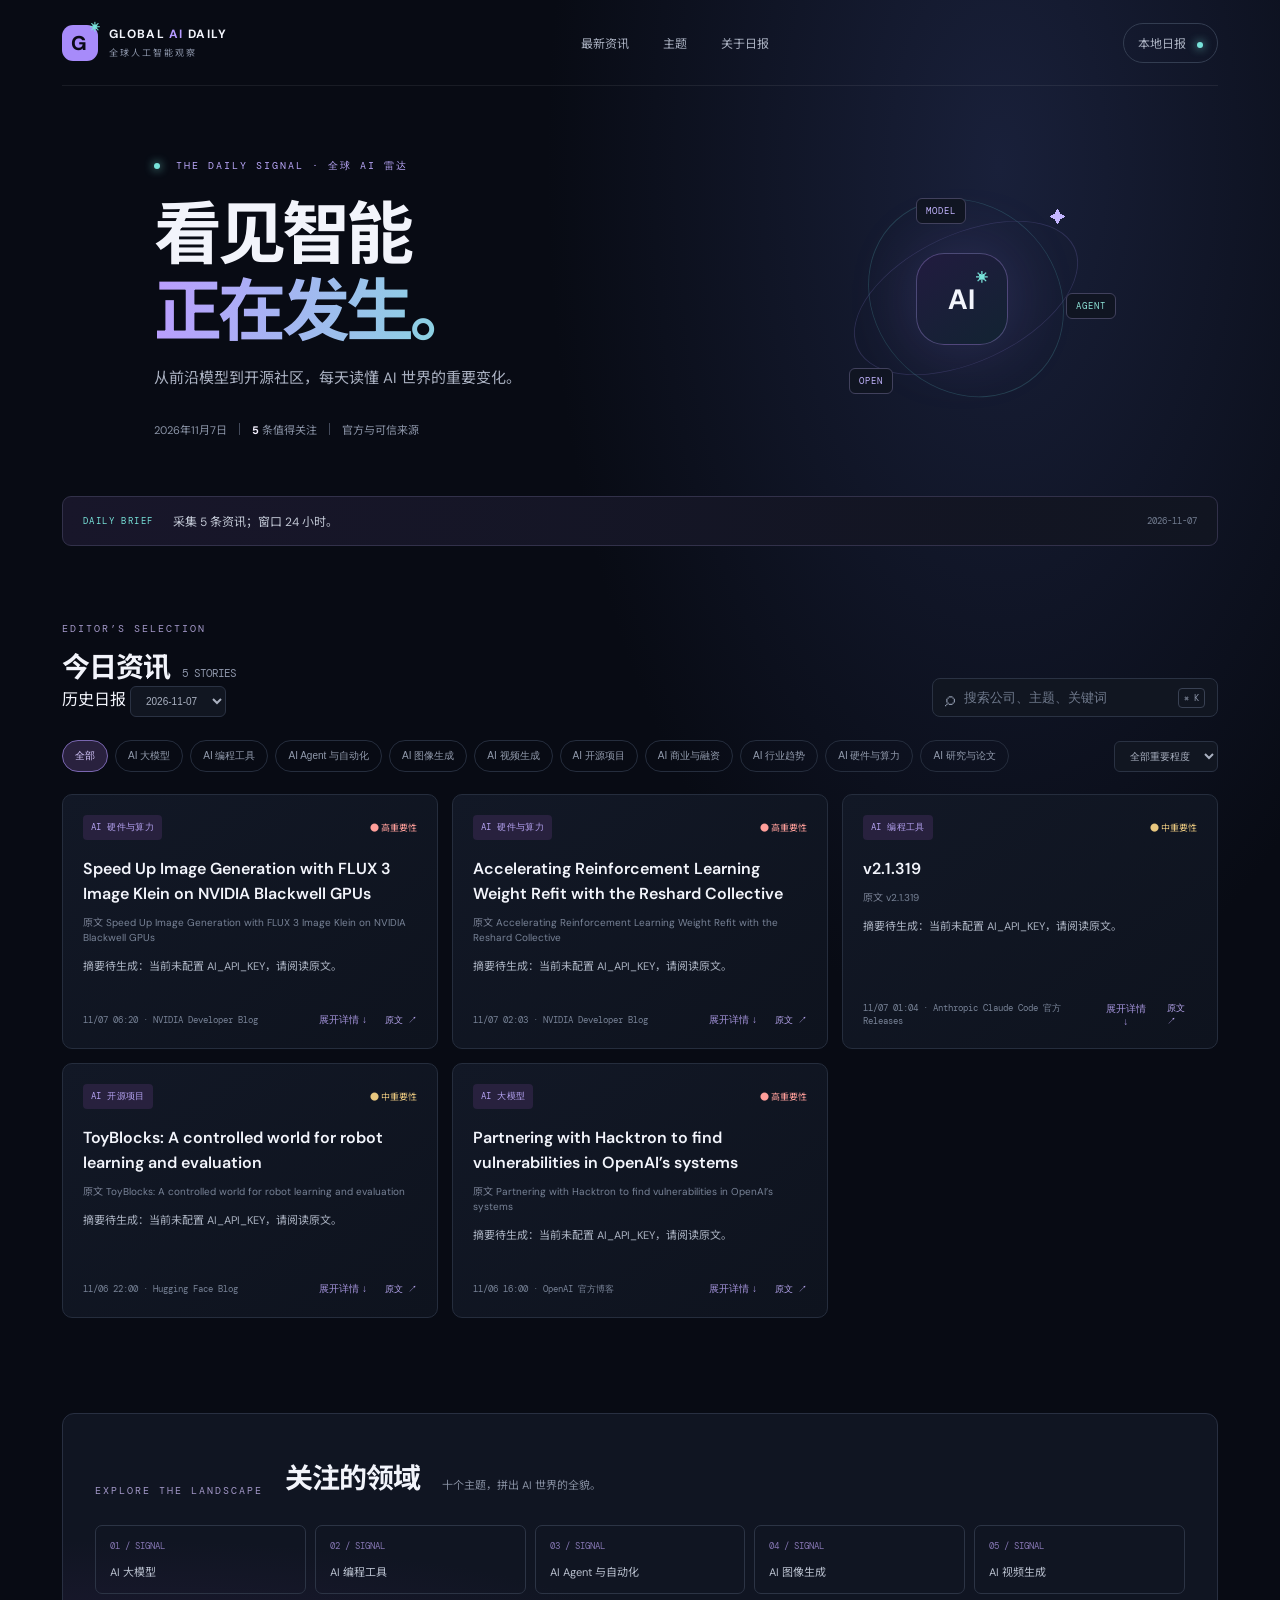
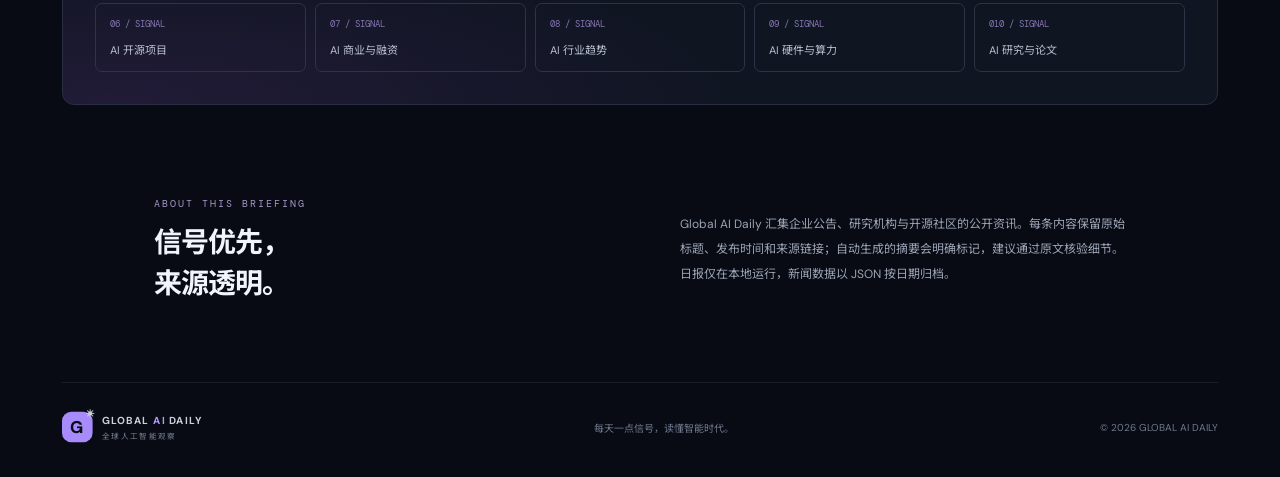
<file: index.html>
<!doctype html>
<html lang="zh-CN">
<head>
  <meta charset="utf-8"><meta name="viewport" content="width=device-width,initial-scale=1">
  <meta name="theme-color" content="#080b14"><meta name="description" content="Global AI Daily 全球 AI 资讯日报：来自官方与可信来源的 AI 新闻、研究和趋势。">
  <title>Global AI Daily — 全球 AI 资讯日报</title><link rel="icon" href="favicon.svg" type="image/svg+xml"><link rel="stylesheet" href="assets/css/style.css">
</head>
<body><div class="shell">
  <header class="topbar"><a class="brand" href="#top" aria-label="Global AI Daily 首页"><span class="brand-mark">G<span>✳</span></span><span>GLOBAL <b>AI</b> DAILY<small>全球人工智能观察</small></span></a><nav><a href="#latest">最新资讯</a><a href="#topics">主题</a><a href="#about">关于日报</a></nav><a class="update-pill" href="README.md">本地日报 <i></i></a></header>
  <main id="top"><section class="intro"><div><div class="eyebrow"><span class="live-dot"></span> THE DAILY SIGNAL · 全球 AI 雷达</div><h1>看见智能<br><em>正在发生。</em></h1><p class="lede">从前沿模型到开源社区，每天读懂 AI 世界的重要变化。</p><div class="intro-meta"><span id="today-date">每日精选</span><span class="meta-divider"></span><span><b id="story-count">—</b> 条值得关注</span><span class="meta-divider"></span><span>官方与可信来源</span></div></div><div class="orbit" aria-hidden="true"><div class="orbit-ring ring-a"></div><div class="orbit-ring ring-b"></div><div class="orbit-core">AI<span>✳</span></div><span class="orbit-tag tag-a">MODEL</span><span class="orbit-tag tag-b">AGENT</span><span class="orbit-tag tag-c">OPEN</span><span class="orbit-star">✦</span></div></section>
    <section class="ticker"><span class="ticker-label">DAILY BRIEF</span><div id="brief">今天的 AI 信号正在汇总…</div><span class="ticker-date" id="brief-date"></span></section>
    <section class="section-head" id="latest"><div><div class="eyebrow">EDITOR’S SELECTION</div><h2>今日资讯<span class="count" id="visible-count"></span></h2><label class="history">历史日报 <select id="edition-date" aria-label="选择历史日报日期"></select></label></div><label class="search"><span>⌕</span><input id="search" type="search" placeholder="搜索公司、主题、关键词" aria-label="搜索新闻"><kbd>⌘ K</kbd></label></section>
    <section class="filters-wrap"><div id="categories" class="filters" aria-label="按分类筛选"></div><select id="importance" aria-label="按重要程度筛选"><option value="all">全部重要程度</option><option value="high">高重要性</option><option value="medium">中重要性</option><option value="normal">普通</option></select></section>
    <section id="news-list" class="news-grid" aria-live="polite"></section><div id="empty" class="empty" hidden>没有找到匹配的资讯，试试其他关键词或分类。</div>
    <section class="topics" id="topics"><div class="topic-title"><div class="eyebrow">EXPLORE THE LANDSCAPE</div><h2>关注的领域</h2><p>十个主题，拼出 AI 世界的全貌。</p></div><div class="topic-grid" id="topic-grid"></div></section>
    <section class="about" id="about"><div><div class="eyebrow">ABOUT THIS BRIEFING</div><h2>信号优先，<br>来源透明。</h2></div><p>Global AI Daily 汇集企业公告、研究机构与开源社区的公开资讯。每条内容保留原始标题、发布时间和来源链接；自动生成的摘要会明确标记，建议通过原文核验细节。日报仅在本地运行，新闻数据以 JSON 按日期归档。</p></section>
  </main><footer><a class="brand footer-brand" href="#top"><span class="brand-mark">G<span>✳</span></span><span>GLOBAL <b>AI</b> DAILY<small>全球人工智能观察</small></span></a><span>每天一点信号，读懂智能时代。</span><span>© <span id="year"></span> GLOBAL AI DAILY</span></footer>
  </div><script src="assets/js/app.js"></script>
</body></html>
</file>
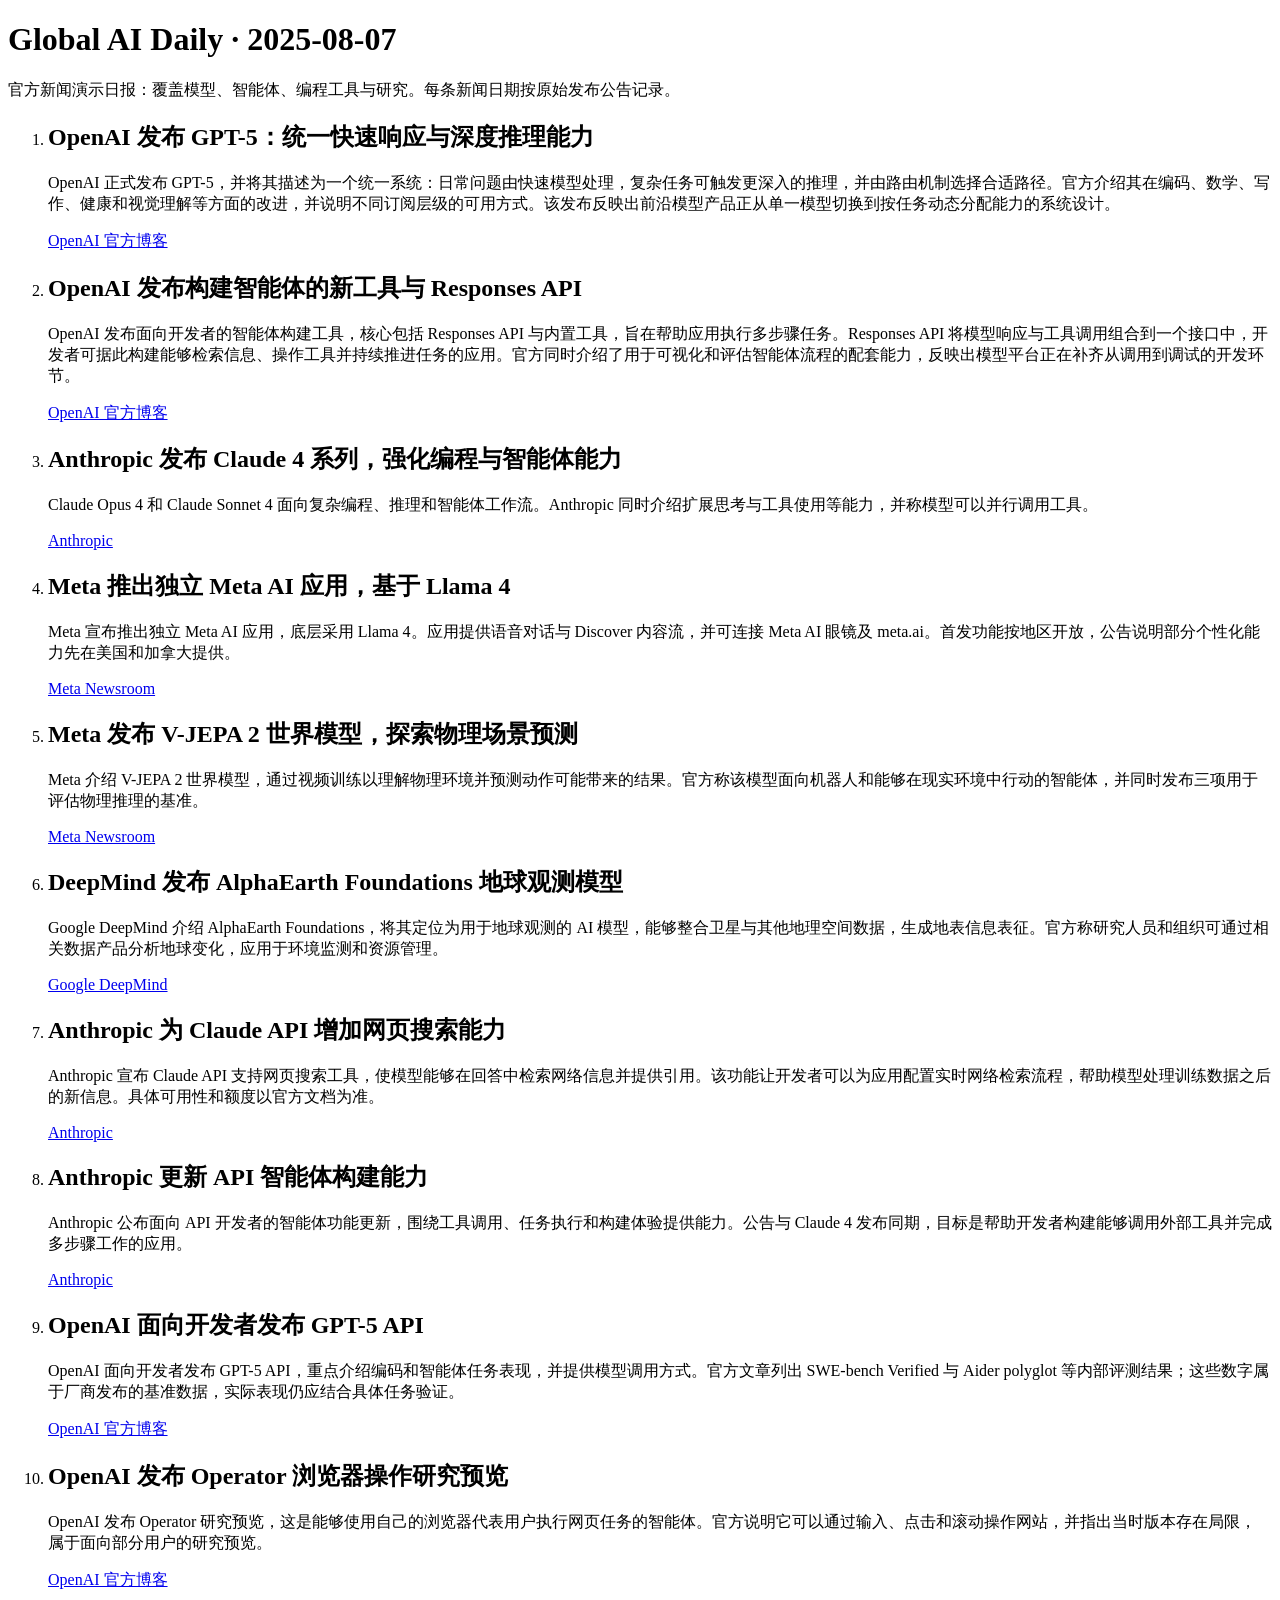
<file: data/archive/2025-08-07.html>
<!doctype html><meta charset="utf-8"><title>Global AI Daily 2025-08-07</title><h1>Global AI Daily · 2025-08-07</h1><p>官方新闻演示日报：覆盖模型、智能体、编程工具与研究。每条新闻日期按原始发布公告记录。</p><ol><li><h2>OpenAI 发布 GPT-5：统一快速响应与深度推理能力</h2><p>OpenAI 正式发布 GPT-5，并将其描述为一个统一系统：日常问题由快速模型处理，复杂任务可触发更深入的推理，并由路由机制选择合适路径。官方介绍其在编码、数学、写作、健康和视觉理解等方面的改进，并说明不同订阅层级的可用方式。该发布反映出前沿模型产品正从单一模型切换到按任务动态分配能力的系统设计。</p><a href="https://openai.com/index/introducing-gpt-5/">OpenAI 官方博客</a></li><li><h2>OpenAI 发布构建智能体的新工具与 Responses API</h2><p>OpenAI 发布面向开发者的智能体构建工具，核心包括 Responses API 与内置工具，旨在帮助应用执行多步骤任务。Responses API 将模型响应与工具调用组合到一个接口中，开发者可据此构建能够检索信息、操作工具并持续推进任务的应用。官方同时介绍了用于可视化和评估智能体流程的配套能力，反映出模型平台正在补齐从调用到调试的开发环节。</p><a href="https://openai.com/index/new-tools-for-building-agents/">OpenAI 官方博客</a></li><li><h2>Anthropic 发布 Claude 4 系列，强化编程与智能体能力</h2><p>Claude Opus 4 和 Claude Sonnet 4 面向复杂编程、推理和智能体工作流。Anthropic 同时介绍扩展思考与工具使用等能力，并称模型可以并行调用工具。</p><a href="https://www.anthropic.com/news/claude-4">Anthropic</a></li><li><h2>Meta 推出独立 Meta AI 应用，基于 Llama 4</h2><p>Meta 宣布推出独立 Meta AI 应用，底层采用 Llama 4。应用提供语音对话与 Discover 内容流，并可连接 Meta AI 眼镜及 meta.ai。首发功能按地区开放，公告说明部分个性化能力先在美国和加拿大提供。</p><a href="https://about.fb.com/news/2025/04/introducing-meta-ai-app-new-way-access-ai-assistant/">Meta Newsroom</a></li><li><h2>Meta 发布 V-JEPA 2 世界模型，探索物理场景预测</h2><p>Meta 介绍 V-JEPA 2 世界模型，通过视频训练以理解物理环境并预测动作可能带来的结果。官方称该模型面向机器人和能够在现实环境中行动的智能体，并同时发布三项用于评估物理推理的基准。</p><a href="https://about.fb.com/news/2025/06/our-new-model-helps-ai-think-before-it-acts/">Meta Newsroom</a></li><li><h2>DeepMind 发布 AlphaEarth Foundations 地球观测模型</h2><p>Google DeepMind 介绍 AlphaEarth Foundations，将其定位为用于地球观测的 AI 模型，能够整合卫星与其他地理空间数据，生成地表信息表征。官方称研究人员和组织可通过相关数据产品分析地球变化，应用于环境监测和资源管理。</p><a href="https://deepmind.google/blog/alphaearth-foundations-helps-map-our-planet-in-unprecedented-detail/">Google DeepMind</a></li><li><h2>Anthropic 为 Claude API 增加网页搜索能力</h2><p>Anthropic 宣布 Claude API 支持网页搜索工具，使模型能够在回答中检索网络信息并提供引用。该功能让开发者可以为应用配置实时网络检索流程，帮助模型处理训练数据之后的新信息。具体可用性和额度以官方文档为准。</p><a href="https://www.anthropic.com/news/web-search-api">Anthropic</a></li><li><h2>Anthropic 更新 API 智能体构建能力</h2><p>Anthropic 公布面向 API 开发者的智能体功能更新，围绕工具调用、任务执行和构建体验提供能力。公告与 Claude 4 发布同期，目标是帮助开发者构建能够调用外部工具并完成多步骤工作的应用。</p><a href="https://www.anthropic.com/news/new-capabilities-for-building-agents">Anthropic</a></li><li><h2>OpenAI 面向开发者发布 GPT-5 API</h2><p>OpenAI 面向开发者发布 GPT-5 API，重点介绍编码和智能体任务表现，并提供模型调用方式。官方文章列出 SWE-bench Verified 与 Aider polyglot 等内部评测结果；这些数字属于厂商发布的基准数据，实际表现仍应结合具体任务验证。</p><a href="https://openai.com/index/introducing-gpt-5-for-developers/">OpenAI 官方博客</a></li><li><h2>OpenAI 发布 Operator 浏览器操作研究预览</h2><p>OpenAI 发布 Operator 研究预览，这是能够使用自己的浏览器代表用户执行网页任务的智能体。官方说明它可以通过输入、点击和滚动操作网站，并指出当时版本存在局限，属于面向部分用户的研究预览。</p><a href="https://openai.com/index/introducing-operator/">OpenAI 官方博客</a></li></ol>
</file>
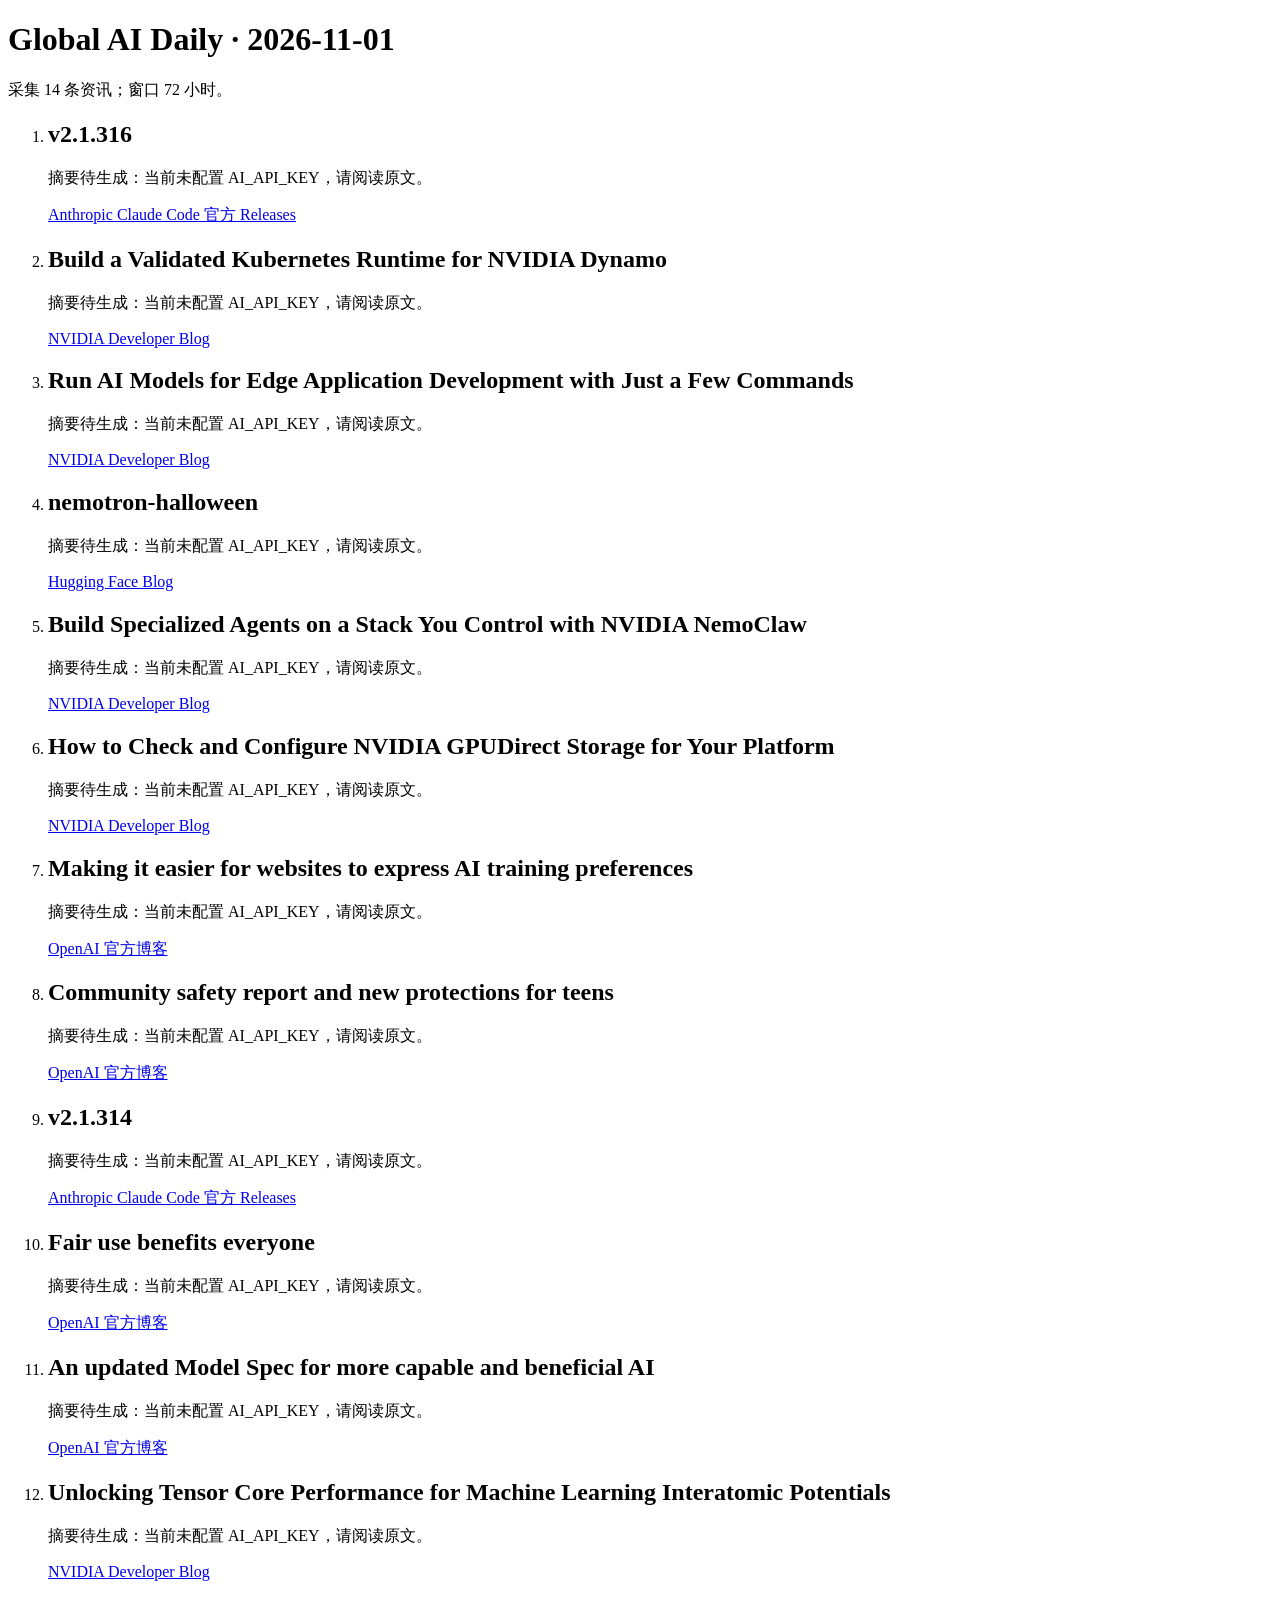
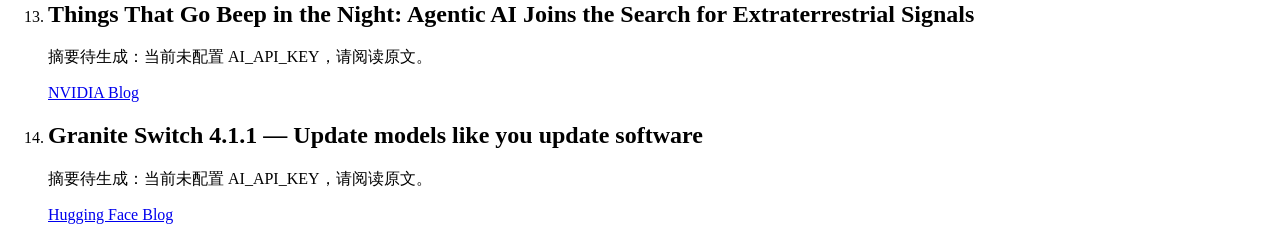
<file: data/archive/2026-11-01.html>
<!doctype html><meta charset="utf-8"><title>Global AI Daily 2026-11-01</title><h1>Global AI Daily · 2026-11-01</h1><p>采集 14 条资讯；窗口 72 小时。</p><ol><li><h2>v2.1.316</h2><p>摘要待生成：当前未配置 AI_API_KEY，请阅读原文。</p><a href="https://github.com/anthropics/claude-code/releases/tag/v2.1.316">Anthropic Claude Code 官方 Releases</a></li><li><h2>Build a Validated Kubernetes Runtime for NVIDIA Dynamo</h2><p>摘要待生成：当前未配置 AI_API_KEY，请阅读原文。</p><a href="https://developer.nvidia.com/blog/build-a-validated-kubernetes-runtime-for-nvidia-dynamo/">NVIDIA Developer Blog</a></li><li><h2>Run AI Models for Edge Application Development with Just a Few Commands</h2><p>摘要待生成：当前未配置 AI_API_KEY，请阅读原文。</p><a href="https://developer.nvidia.com/blog/run-ai-models-for-edge-application-development-with-just-a-few-commands/">NVIDIA Developer Blog</a></li><li><h2>nemotron-halloween</h2><p>摘要待生成：当前未配置 AI_API_KEY，请阅读原文。</p><a href="https://huggingface.co/blog/nvidia/nemotron-halloween">Hugging Face Blog</a></li><li><h2>Build Specialized Agents on a Stack You Control with NVIDIA NemoClaw</h2><p>摘要待生成：当前未配置 AI_API_KEY，请阅读原文。</p><a href="https://developer.nvidia.com/blog/build-specialized-agents-on-a-stack-you-control-with-nvidia-nemoclaw/">NVIDIA Developer Blog</a></li><li><h2>How to Check and Configure NVIDIA GPUDirect Storage for Your Platform</h2><p>摘要待生成：当前未配置 AI_API_KEY，请阅读原文。</p><a href="https://developer.nvidia.com/blog/how-to-check-and-configure-nvidia-gpudirect-storage-for-your-platform/">NVIDIA Developer Blog</a></li><li><h2>Making it easier for websites to express AI training preferences</h2><p>摘要待生成：当前未配置 AI_API_KEY，请阅读原文。</p><a href="https://openai.com/index/helping-websites-express-ai-training-preferences">OpenAI 官方博客</a></li><li><h2>Community safety report and new protections for teens</h2><p>摘要待生成：当前未配置 AI_API_KEY，请阅读原文。</p><a href="https://openai.com/index/community-safety-report-and-new-protections-for-teens">OpenAI 官方博客</a></li><li><h2>v2.1.314</h2><p>摘要待生成：当前未配置 AI_API_KEY，请阅读原文。</p><a href="https://github.com/anthropics/claude-code/releases/tag/v2.1.314">Anthropic Claude Code 官方 Releases</a></li><li><h2>Fair use benefits everyone</h2><p>摘要待生成：当前未配置 AI_API_KEY，请阅读原文。</p><a href="https://openai.com/index/fair-use-benefits-everyone">OpenAI 官方博客</a></li><li><h2>An updated Model Spec for more capable and beneficial AI</h2><p>摘要待生成：当前未配置 AI_API_KEY，请阅读原文。</p><a href="https://openai.com/index/updated-model-spec">OpenAI 官方博客</a></li><li><h2>Unlocking Tensor Core Performance for Machine Learning Interatomic Potentials</h2><p>摘要待生成：当前未配置 AI_API_KEY，请阅读原文。</p><a href="https://developer.nvidia.com/blog/unlocking-tensor-core-performance-for-machine-learning-interatomic-potentials/">NVIDIA Developer Blog</a></li><li><h2>Things That Go Beep in the Night: Agentic AI Joins the Search for Extraterrestrial Signals</h2><p>摘要待生成：当前未配置 AI_API_KEY，请阅读原文。</p><a href="https://blogs.nvidia.com/blog/ai-joins-the-search-for-extraterrestrial-signals/">NVIDIA Blog</a></li><li><h2>Granite Switch 4.1.1 — Update models like you update software</h2><p>摘要待生成：当前未配置 AI_API_KEY，请阅读原文。</p><a href="https://huggingface.co/blog/ibm-granite/granite-switch-4-1-1">Hugging Face Blog</a></li></ol>
</file>
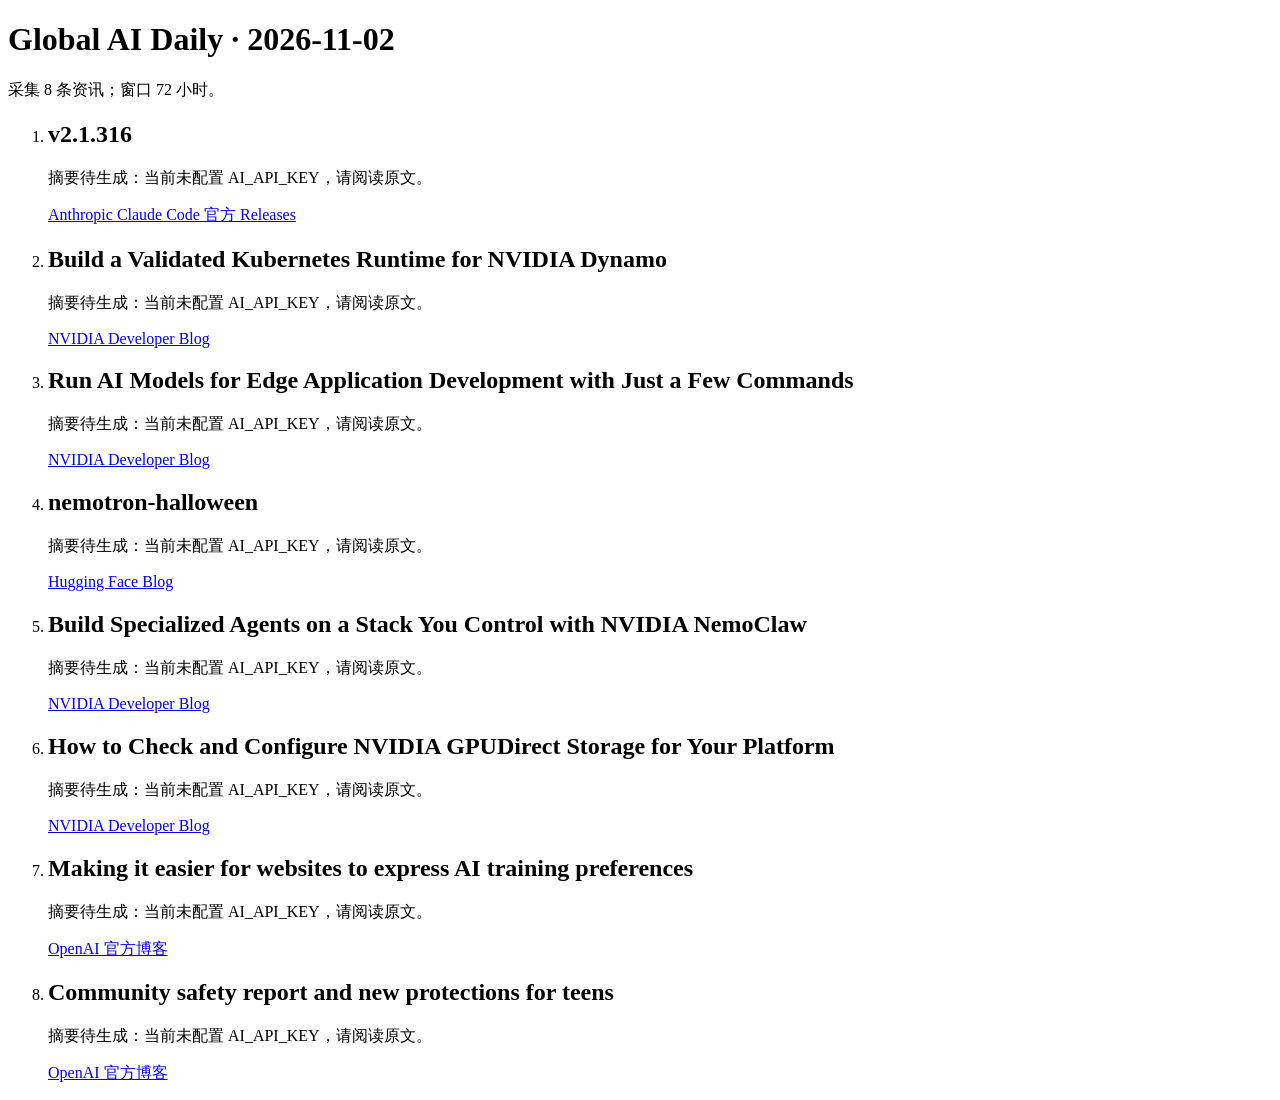
<file: data/archive/2026-11-02.html>
<!doctype html><meta charset="utf-8"><title>Global AI Daily 2026-11-02</title><h1>Global AI Daily · 2026-11-02</h1><p>采集 8 条资讯；窗口 72 小时。</p><ol><li><h2>v2.1.316</h2><p>摘要待生成：当前未配置 AI_API_KEY，请阅读原文。</p><a href="https://github.com/anthropics/claude-code/releases/tag/v2.1.316">Anthropic Claude Code 官方 Releases</a></li><li><h2>Build a Validated Kubernetes Runtime for NVIDIA Dynamo</h2><p>摘要待生成：当前未配置 AI_API_KEY，请阅读原文。</p><a href="https://developer.nvidia.com/blog/build-a-validated-kubernetes-runtime-for-nvidia-dynamo/">NVIDIA Developer Blog</a></li><li><h2>Run AI Models for Edge Application Development with Just a Few Commands</h2><p>摘要待生成：当前未配置 AI_API_KEY，请阅读原文。</p><a href="https://developer.nvidia.com/blog/run-ai-models-for-edge-application-development-with-just-a-few-commands/">NVIDIA Developer Blog</a></li><li><h2>nemotron-halloween</h2><p>摘要待生成：当前未配置 AI_API_KEY，请阅读原文。</p><a href="https://huggingface.co/blog/nvidia/nemotron-halloween">Hugging Face Blog</a></li><li><h2>Build Specialized Agents on a Stack You Control with NVIDIA NemoClaw</h2><p>摘要待生成：当前未配置 AI_API_KEY，请阅读原文。</p><a href="https://developer.nvidia.com/blog/build-specialized-agents-on-a-stack-you-control-with-nvidia-nemoclaw/">NVIDIA Developer Blog</a></li><li><h2>How to Check and Configure NVIDIA GPUDirect Storage for Your Platform</h2><p>摘要待生成：当前未配置 AI_API_KEY，请阅读原文。</p><a href="https://developer.nvidia.com/blog/how-to-check-and-configure-nvidia-gpudirect-storage-for-your-platform/">NVIDIA Developer Blog</a></li><li><h2>Making it easier for websites to express AI training preferences</h2><p>摘要待生成：当前未配置 AI_API_KEY，请阅读原文。</p><a href="https://openai.com/index/helping-websites-express-ai-training-preferences">OpenAI 官方博客</a></li><li><h2>Community safety report and new protections for teens</h2><p>摘要待生成：当前未配置 AI_API_KEY，请阅读原文。</p><a href="https://openai.com/index/community-safety-report-and-new-protections-for-teens">OpenAI 官方博客</a></li></ol>
</file>
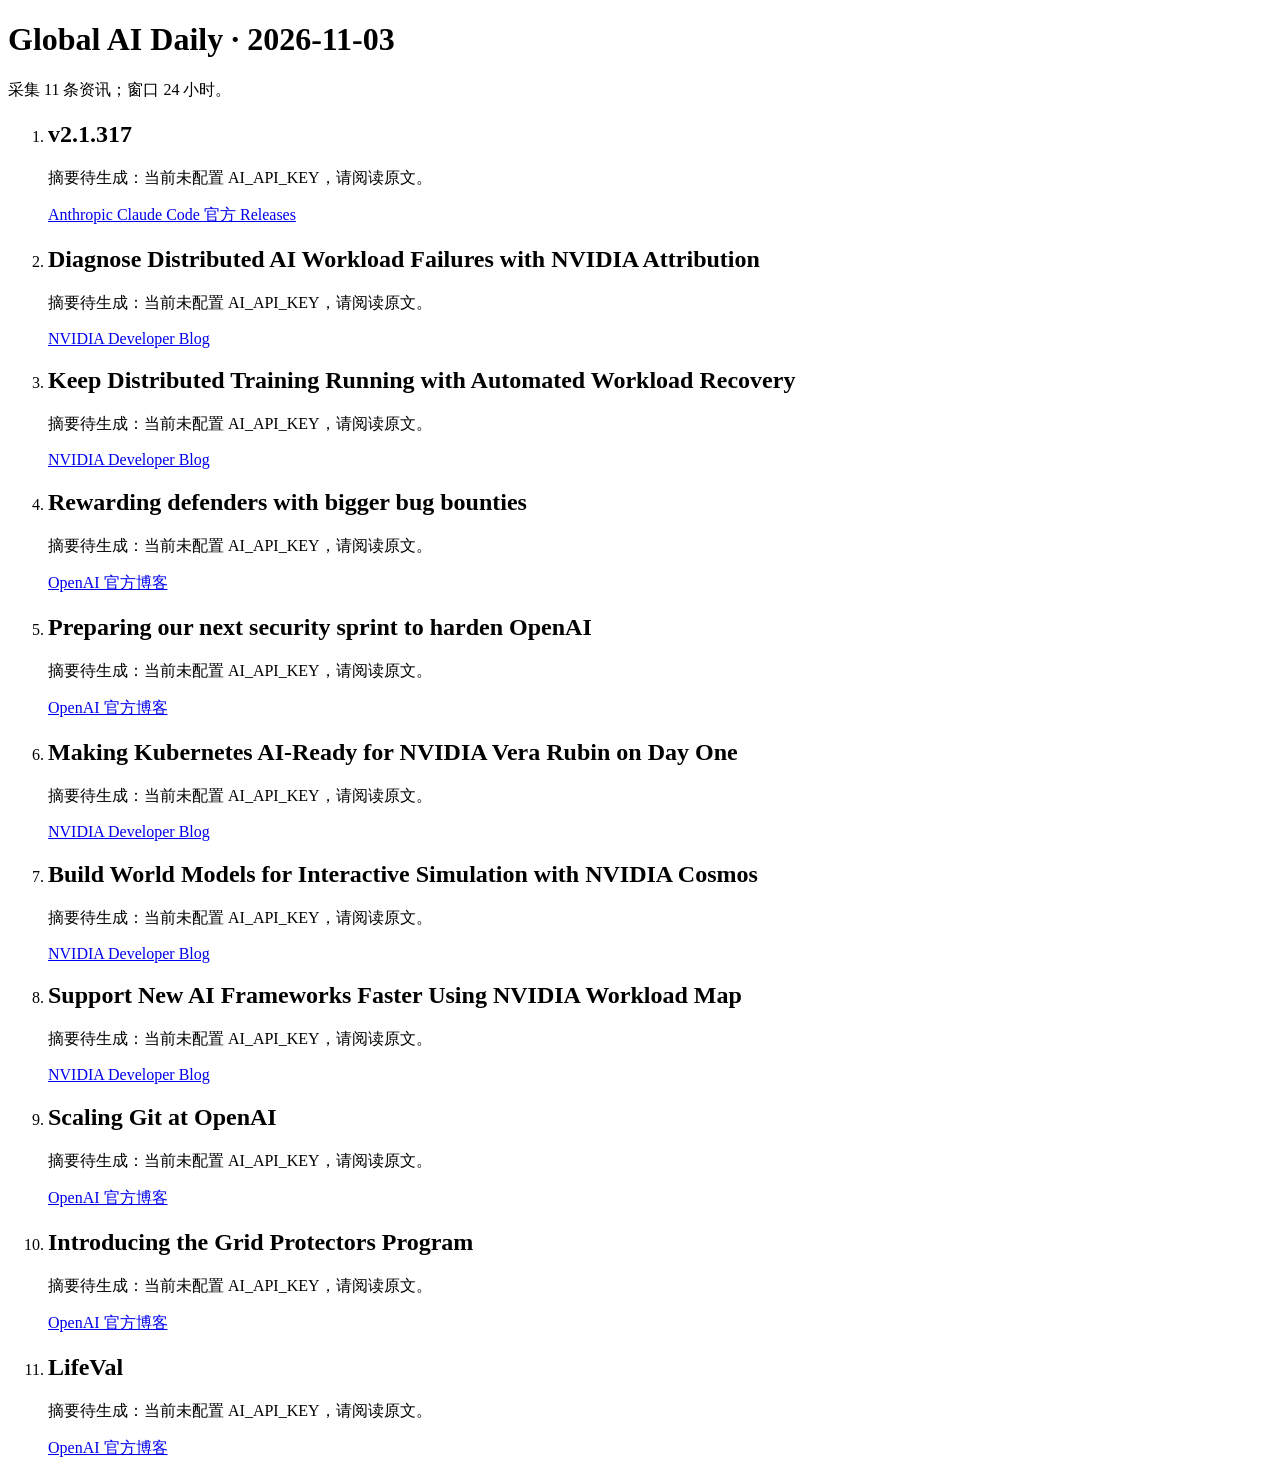
<file: data/archive/2026-11-03.html>
<!doctype html><meta charset="utf-8"><title>Global AI Daily 2026-11-03</title><h1>Global AI Daily · 2026-11-03</h1><p>采集 11 条资讯；窗口 24 小时。</p><ol><li><h2>v2.1.317</h2><p>摘要待生成：当前未配置 AI_API_KEY，请阅读原文。</p><a href="https://github.com/anthropics/claude-code/releases/tag/v2.1.317">Anthropic Claude Code 官方 Releases</a></li><li><h2>Diagnose Distributed AI Workload Failures with NVIDIA Attribution</h2><p>摘要待生成：当前未配置 AI_API_KEY，请阅读原文。</p><a href="https://developer.nvidia.com/blog/diagnose-distributed-ai-workload-failures-with-nvidia-attribution/">NVIDIA Developer Blog</a></li><li><h2>Keep Distributed Training Running with Automated Workload Recovery</h2><p>摘要待生成：当前未配置 AI_API_KEY，请阅读原文。</p><a href="https://developer.nvidia.com/blog/keep-distributed-training-running-with-automated-workload-recovery/">NVIDIA Developer Blog</a></li><li><h2>Rewarding defenders with bigger bug bounties</h2><p>摘要待生成：当前未配置 AI_API_KEY，请阅读原文。</p><a href="https://openai.com/index/rewarding-defenders-with-bigger-bug-bounties">OpenAI 官方博客</a></li><li><h2>Preparing our next security sprint to harden OpenAI</h2><p>摘要待生成：当前未配置 AI_API_KEY，请阅读原文。</p><a href="https://openai.com/index/preparing-our-next-security-sprint-to-harden-openai">OpenAI 官方博客</a></li><li><h2>Making Kubernetes AI-Ready for NVIDIA Vera Rubin on Day One</h2><p>摘要待生成：当前未配置 AI_API_KEY，请阅读原文。</p><a href="https://developer.nvidia.com/blog/making-kubernetes-ai-ready-for-nvidia-vera-rubin-on-day-one/">NVIDIA Developer Blog</a></li><li><h2>Build World Models for Interactive Simulation with NVIDIA Cosmos</h2><p>摘要待生成：当前未配置 AI_API_KEY，请阅读原文。</p><a href="https://developer.nvidia.com/blog/build-world-models-for-interactive-simulation-with-nvidia-cosmos/">NVIDIA Developer Blog</a></li><li><h2>Support New AI Frameworks Faster Using NVIDIA Workload Map</h2><p>摘要待生成：当前未配置 AI_API_KEY，请阅读原文。</p><a href="https://developer.nvidia.com/blog/support-new-ai-frameworks-faster-using-nvidia-workload-map/">NVIDIA Developer Blog</a></li><li><h2>Scaling Git at OpenAI</h2><p>摘要待生成：当前未配置 AI_API_KEY，请阅读原文。</p><a href="https://openai.com/index/scaling-git-at-openai">OpenAI 官方博客</a></li><li><h2>Introducing the Grid Protectors Program</h2><p>摘要待生成：当前未配置 AI_API_KEY，请阅读原文。</p><a href="https://openai.com/index/grid-protectors-program">OpenAI 官方博客</a></li><li><h2>LifeVal</h2><p>摘要待生成：当前未配置 AI_API_KEY，请阅读原文。</p><a href="https://openai.com/index/lifeval">OpenAI 官方博客</a></li></ol>
</file>
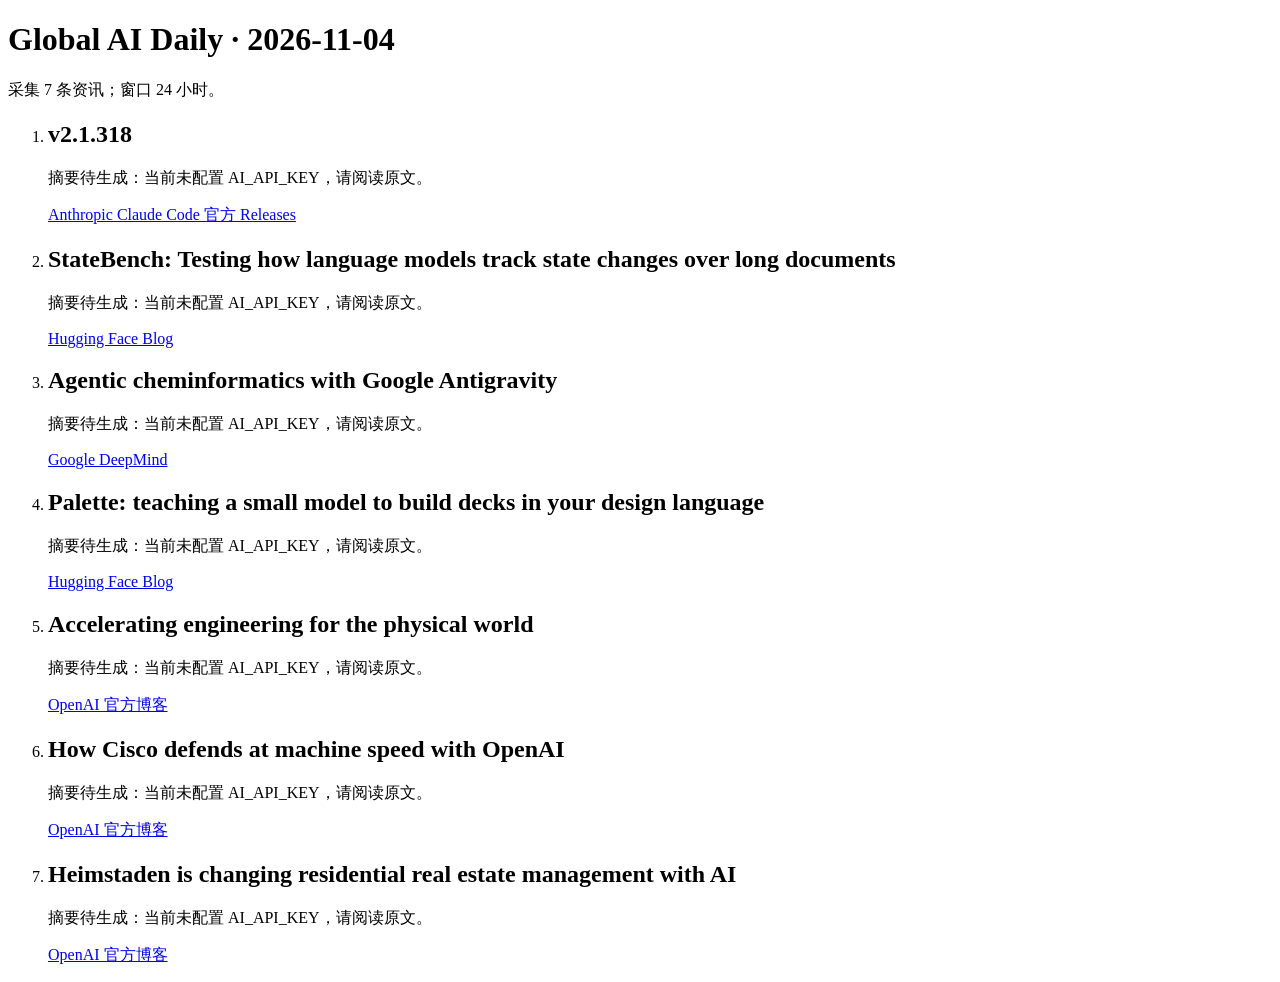
<file: data/archive/2026-11-04.html>
<!doctype html><meta charset="utf-8"><title>Global AI Daily 2026-11-04</title><h1>Global AI Daily · 2026-11-04</h1><p>采集 7 条资讯；窗口 24 小时。</p><ol><li><h2>v2.1.318</h2><p>摘要待生成：当前未配置 AI_API_KEY，请阅读原文。</p><a href="https://github.com/anthropics/claude-code/releases/tag/v2.1.318">Anthropic Claude Code 官方 Releases</a></li><li><h2>StateBench: Testing how language models track state changes over long documents</h2><p>摘要待生成：当前未配置 AI_API_KEY，请阅读原文。</p><a href="https://huggingface.co/blog/allenai/statebench">Hugging Face Blog</a></li><li><h2>Agentic cheminformatics with Google Antigravity</h2><p>摘要待生成：当前未配置 AI_API_KEY，请阅读原文。</p><a href="https://deepmind.google/blog/agentic-cheminformatics-with-google-antigravity/">Google DeepMind</a></li><li><h2>Palette: teaching a small model to build decks in your design language</h2><p>摘要待生成：当前未配置 AI_API_KEY，请阅读原文。</p><a href="https://huggingface.co/blog/ibm-research/palette-deck-building">Hugging Face Blog</a></li><li><h2>Accelerating engineering for the physical world</h2><p>摘要待生成：当前未配置 AI_API_KEY，请阅读原文。</p><a href="https://openai.com/index/accelerating-engineering-for-the-physical-world">OpenAI 官方博客</a></li><li><h2>How Cisco defends at machine speed with OpenAI</h2><p>摘要待生成：当前未配置 AI_API_KEY，请阅读原文。</p><a href="https://openai.com/index/cisco-cyber">OpenAI 官方博客</a></li><li><h2>Heimstaden is changing residential real estate management with AI</h2><p>摘要待生成：当前未配置 AI_API_KEY，请阅读原文。</p><a href="https://openai.com/index/heimstaden">OpenAI 官方博客</a></li></ol>
</file>
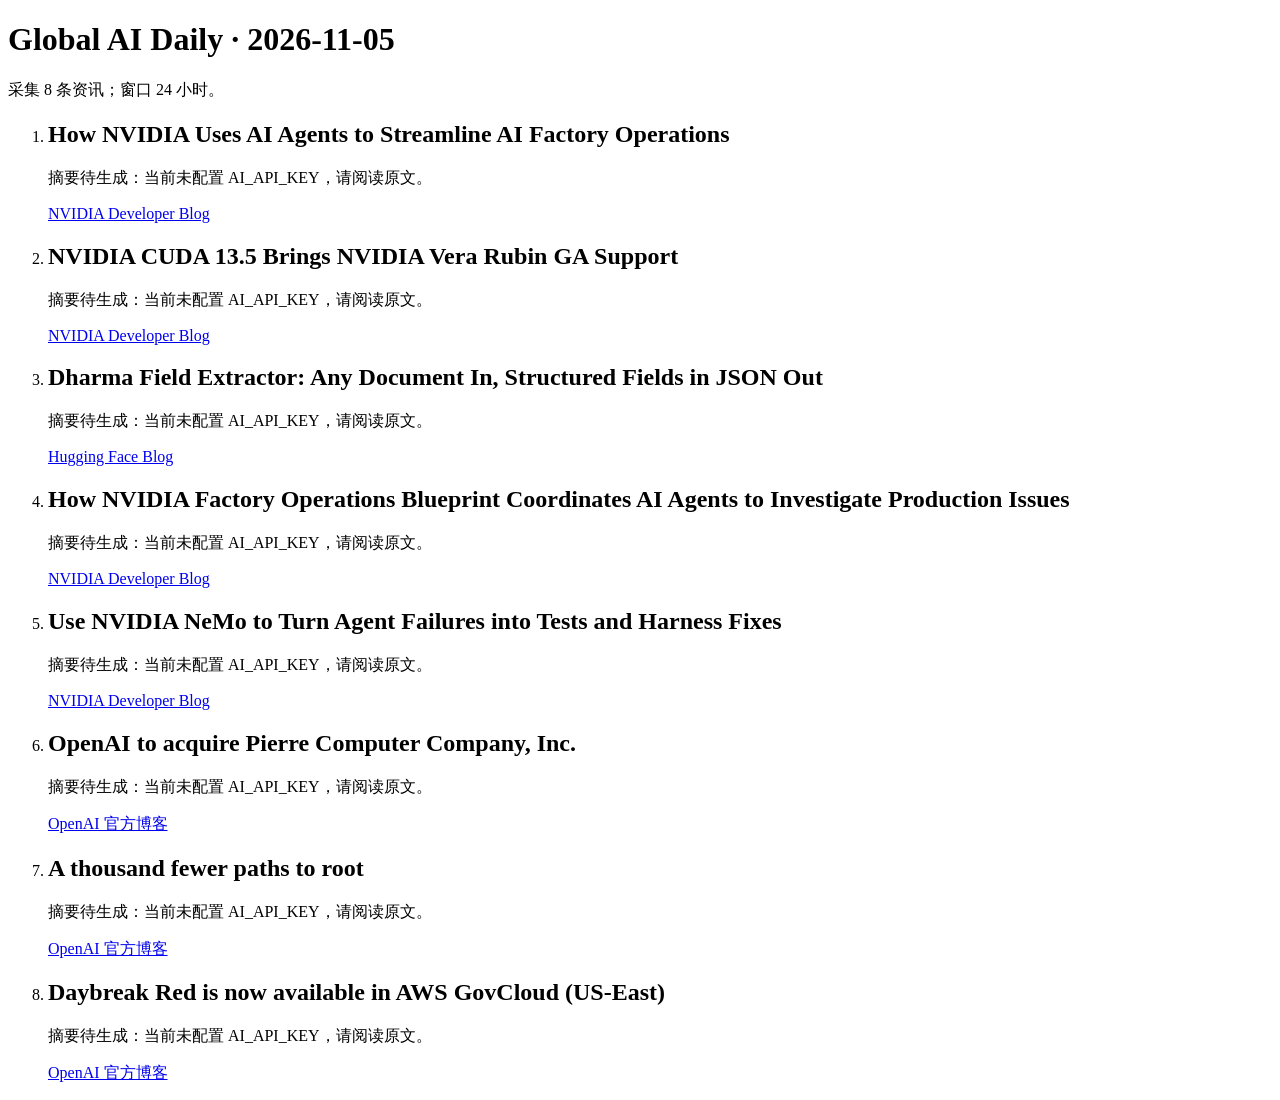
<file: data/archive/2026-11-05.html>
<!doctype html><meta charset="utf-8"><title>Global AI Daily 2026-11-05</title><h1>Global AI Daily · 2026-11-05</h1><p>采集 8 条资讯；窗口 24 小时。</p><ol><li><h2>How NVIDIA Uses AI Agents to Streamline AI Factory Operations</h2><p>摘要待生成：当前未配置 AI_API_KEY，请阅读原文。</p><a href="https://developer.nvidia.com/blog/how-nvidia-uses-ai-agents-to-streamline-ai-factory-operations/">NVIDIA Developer Blog</a></li><li><h2>NVIDIA CUDA 13.5 Brings NVIDIA Vera Rubin GA Support</h2><p>摘要待生成：当前未配置 AI_API_KEY，请阅读原文。</p><a href="https://developer.nvidia.com/blog/nvidia-cuda-13-5-brings-nvidia-vera-rubin-ga-support/">NVIDIA Developer Blog</a></li><li><h2>Dharma Field Extractor: Any Document In, Structured Fields in JSON Out</h2><p>摘要待生成：当前未配置 AI_API_KEY，请阅读原文。</p><a href="https://huggingface.co/blog/Dharma-AI/dharma-field-extractor">Hugging Face Blog</a></li><li><h2>How NVIDIA Factory Operations Blueprint Coordinates AI Agents to Investigate Production Issues</h2><p>摘要待生成：当前未配置 AI_API_KEY，请阅读原文。</p><a href="https://developer.nvidia.com/blog/how-nvidia-factory-operations-blueprint-coordinates-ai-agents-to-investigate-production-issues/">NVIDIA Developer Blog</a></li><li><h2>Use NVIDIA NeMo to Turn Agent Failures into Tests and Harness Fixes</h2><p>摘要待生成：当前未配置 AI_API_KEY，请阅读原文。</p><a href="https://developer.nvidia.com/blog/use-nvidia-nemo-to-turn-agent-failures-into-tests-and-harness-fixes/">NVIDIA Developer Blog</a></li><li><h2>OpenAI to acquire Pierre Computer Company, Inc.</h2><p>摘要待生成：当前未配置 AI_API_KEY，请阅读原文。</p><a href="https://openai.com/index/openai-to-acquire-pierre">OpenAI 官方博客</a></li><li><h2>A thousand fewer paths to root</h2><p>摘要待生成：当前未配置 AI_API_KEY，请阅读原文。</p><a href="https://openai.com/index/a-thousand-fewer-paths-to-root">OpenAI 官方博客</a></li><li><h2>Daybreak Red is now available in AWS GovCloud (US-East)</h2><p>摘要待生成：当前未配置 AI_API_KEY，请阅读原文。</p><a href="https://openai.com/index/daybreak-red-aws-govcloud">OpenAI 官方博客</a></li></ol>
</file>
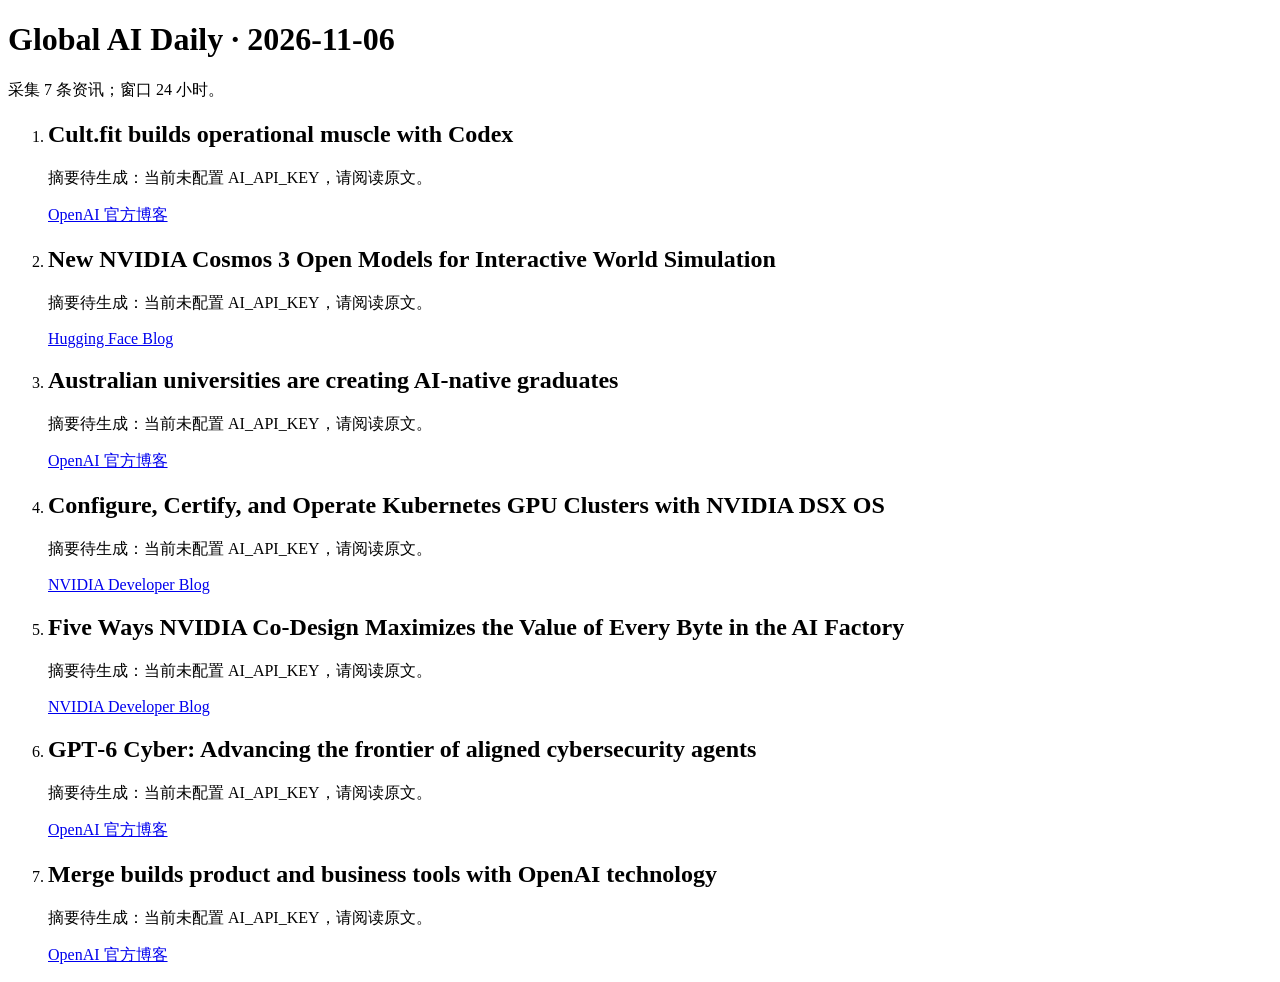
<file: data/archive/2026-11-06.html>
<!doctype html><meta charset="utf-8"><title>Global AI Daily 2026-11-06</title><h1>Global AI Daily · 2026-11-06</h1><p>采集 7 条资讯；窗口 24 小时。</p><ol><li><h2>Cult.fit builds operational muscle with Codex</h2><p>摘要待生成：当前未配置 AI_API_KEY，请阅读原文。</p><a href="https://openai.com/index/cultfit-builds-with-codex">OpenAI 官方博客</a></li><li><h2>New NVIDIA Cosmos 3 Open Models for Interactive World Simulation</h2><p>摘要待生成：当前未配置 AI_API_KEY，请阅读原文。</p><a href="https://huggingface.co/blog/nvidia/cosmos-interactive-world-simulation">Hugging Face Blog</a></li><li><h2>Australian universities are creating AI-native graduates</h2><p>摘要待生成：当前未配置 AI_API_KEY，请阅读原文。</p><a href="https://openai.com/index/australian-universities-ai-native-graduates">OpenAI 官方博客</a></li><li><h2>Configure, Certify, and Operate Kubernetes GPU Clusters with NVIDIA DSX OS</h2><p>摘要待生成：当前未配置 AI_API_KEY，请阅读原文。</p><a href="https://developer.nvidia.com/blog/configure-certify-and-operate-kubernetes-gpu-clusters-with-nvidia-dsx-os/">NVIDIA Developer Blog</a></li><li><h2>Five Ways NVIDIA Co-Design Maximizes the Value of Every Byte in the AI Factory</h2><p>摘要待生成：当前未配置 AI_API_KEY，请阅读原文。</p><a href="https://developer.nvidia.com/blog/five-ways-nvidia-co-design-maximizes-the-value-of-every-byte-in-the-ai-factory/">NVIDIA Developer Blog</a></li><li><h2>GPT‑6 Cyber: Advancing the frontier of aligned cybersecurity agents</h2><p>摘要待生成：当前未配置 AI_API_KEY，请阅读原文。</p><a href="https://openai.com/index/introducing-gpt-6-cyber">OpenAI 官方博客</a></li><li><h2>Merge builds product and business tools with OpenAI technology</h2><p>摘要待生成：当前未配置 AI_API_KEY，请阅读原文。</p><a href="https://openai.com/index/merge-builds-with-openai">OpenAI 官方博客</a></li></ol>
</file>
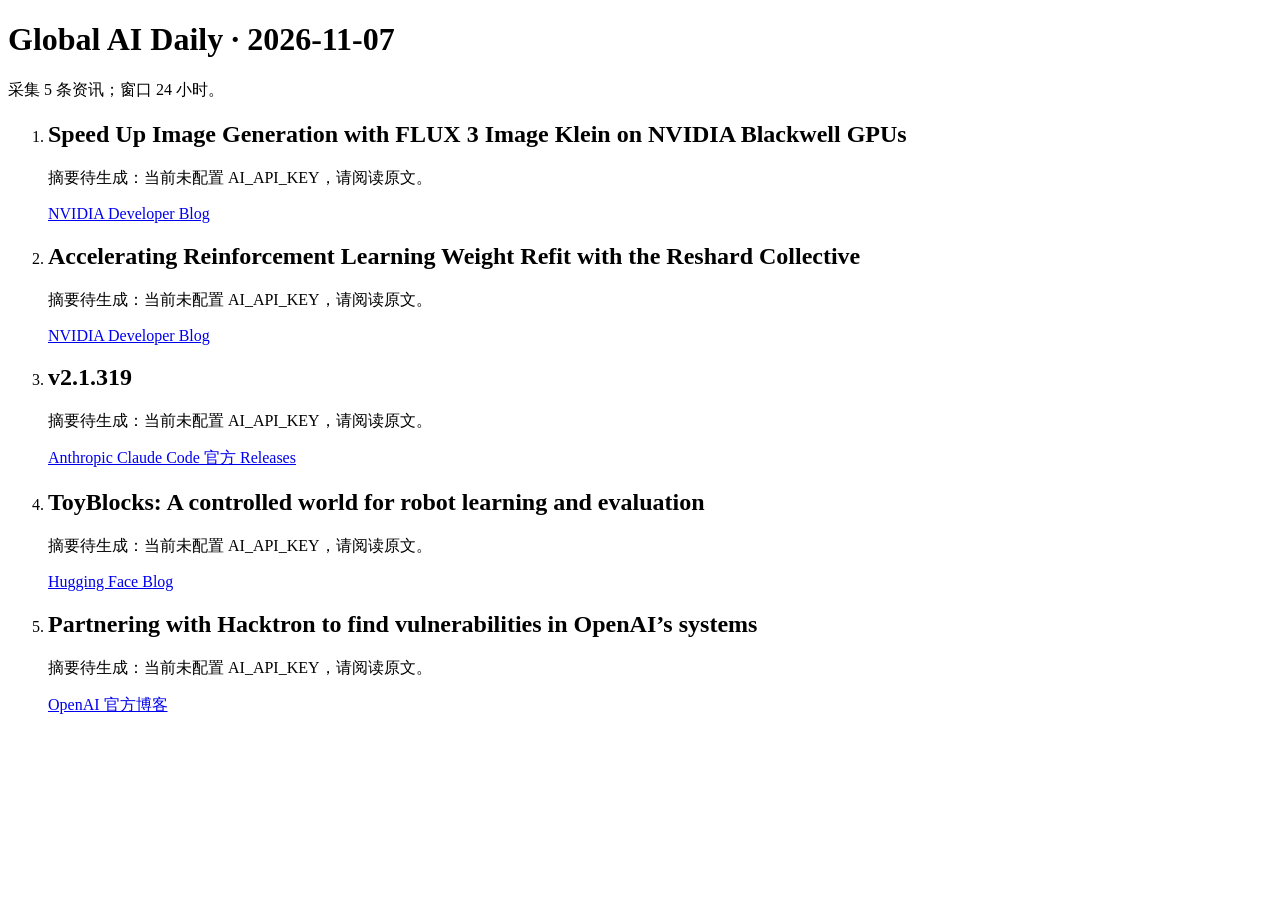
<file: data/archive/2026-11-07.html>
<!doctype html><meta charset="utf-8"><title>Global AI Daily 2026-11-07</title><h1>Global AI Daily · 2026-11-07</h1><p>采集 5 条资讯；窗口 24 小时。</p><ol><li><h2>Speed Up Image Generation with FLUX 3 Image Klein on NVIDIA Blackwell GPUs</h2><p>摘要待生成：当前未配置 AI_API_KEY，请阅读原文。</p><a href="https://developer.nvidia.com/blog/speed-up-image-generation-with-flux-3-image-klein-on-nvidia-blackwell-gpus/">NVIDIA Developer Blog</a></li><li><h2>Accelerating Reinforcement Learning Weight Refit with the Reshard Collective</h2><p>摘要待生成：当前未配置 AI_API_KEY，请阅读原文。</p><a href="https://developer.nvidia.com/blog/accelerating-reinforcement-learning-weight-refit-with-the-reshard-collective/">NVIDIA Developer Blog</a></li><li><h2>v2.1.319</h2><p>摘要待生成：当前未配置 AI_API_KEY，请阅读原文。</p><a href="https://github.com/anthropics/claude-code/releases/tag/v2.1.319">Anthropic Claude Code 官方 Releases</a></li><li><h2>ToyBlocks: A controlled world for robot learning and evaluation</h2><p>摘要待生成：当前未配置 AI_API_KEY，请阅读原文。</p><a href="https://huggingface.co/blog/allenai/toyblocks">Hugging Face Blog</a></li><li><h2>Partnering with Hacktron to find vulnerabilities in OpenAI’s systems</h2><p>摘要待生成：当前未配置 AI_API_KEY，请阅读原文。</p><a href="https://openai.com/index/partnering-with-hacktron">OpenAI 官方博客</a></li></ol>
</file>
<file: assets/css/style.css>
@import url('https://fonts.googleapis.com/css2?family=DM+Mono:wght@400;500&family=DM+Sans:wght@400;500;600;700&family=Noto+Sans+SC:wght@400;500;600;700;800&display=swap');
:root{color-scheme:dark;--bg:#080b14;--panel:#101522;--line:#20283a;--muted:#8992a6;--white:#f2f4fb;--violet:#a78bfa;--cyan:#78e3da}*{box-sizing:border-box}html{scroll-behavior:smooth}body{margin:0;background:radial-gradient(ellipse at 78% 8%,#19203a 0,transparent 32%),var(--bg);color:var(--white);font-family:'DM Sans','Noto Sans SC',sans-serif}.shell{max-width:1240px;margin:auto;padding:0 42px}.topbar{height:86px;border-bottom:1px solid #ffffff12;display:flex;align-items:center;justify-content:space-between}.brand{display:flex;align-items:center;gap:11px;text-decoration:none;color:var(--white);font-size:12px;letter-spacing:1.3px;font-weight:700}.brand b{color:#b59aff}.brand small{display:block;color:#8992a6;font-size:9px;letter-spacing:2px;margin-top:4px;font-weight:400}.brand-mark{display:grid;place-items:center;width:36px;height:36px;background:#a78bfa;color:#0b0a17;border-radius:11px;font-size:20px;font-weight:800;position:relative}.brand-mark span{font-size:10px;position:absolute;right:-3px;top:-4px;color:var(--cyan)}nav{display:flex;gap:34px}nav a,.update-pill{color:#aab1c1;text-decoration:none;font-size:12px}nav a:hover{color:#fff}.update-pill{border:1px solid #333d51;padding:10px 14px;border-radius:30px}.update-pill i,.live-dot{display:inline-block;background:var(--cyan);width:6px;height:6px;border-radius:50%;margin-left:8px;box-shadow:0 0 10px var(--cyan)}.intro{min-height:410px;display:flex;align-items:center;justify-content:space-between;padding:56px 8% 42px}.eyebrow{font:10px 'DM Mono',monospace;letter-spacing:2px;color:#a398c8}.intro .eyebrow{color:#b8a6f7}.live-dot{margin:0 8px 0 0}.intro h1{font-size:68px;line-height:1.12;letter-spacing:-4px;margin:24px 0 16px;font-weight:700}.intro h1 em{font-style:normal;background:linear-gradient(100deg,#bb9cff,#85d9df);background-clip:text;color:transparent}.lede{font-size:15px;color:#aab1c1}.intro-meta{display:flex;align-items:center;gap:12px;margin-top:33px;color:#8b94a7;font-size:11px}.intro-meta b{color:#f4f1ff}.meta-divider{width:1px;height:12px;background:#42495a}.orbit{width:300px;height:270px;position:relative;margin-right:10px}.orbit-ring{position:absolute;inset:30px;border:1px solid #9685e733;border-radius:50%;transform:rotate(-25deg) scaleY(.61)}.ring-b{inset:4px 45px;transform:rotate(48deg) scaleY(.7);border-color:#66d5d533}.orbit-core{position:absolute;top:90px;left:100px;width:92px;height:92px;border-radius:28px;display:grid;place-items:center;background:linear-gradient(145deg,#211b3f,#122332);border:1px solid #b69bfa55;box-shadow:0 0 70px #9b83ff33;font-size:28px;font-weight:700}.orbit-core span{font-size:12px;color:var(--cyan);position:absolute;right:19px;top:16px}.orbit-tag{position:absolute;padding:6px 9px;border:1px solid #41415d;background:#101522;border-radius:6px;color:#c3b5ff;font:9px 'DM Mono';letter-spacing:1px}.tag-a{top:35px;left:100px}.tag-b{right:0;top:130px;color:#8de3d7}.tag-c{left:33px;bottom:39px}.orbit-star{position:absolute;right:50px;top:44px;color:#c3b5ff}.ticker{display:flex;align-items:center;gap:20px;padding:15px 20px;border:1px solid #32314a;border-radius:9px;background:linear-gradient(90deg,#18162a,#111521);font-size:12px}.ticker-label{font:9px 'DM Mono';color:var(--cyan);letter-spacing:1.4px;white-space:nowrap}.ticker div{flex:1;color:#c2c8d5}.ticker-date{color:#737d91;font:9px 'DM Mono';white-space:nowrap}.section-head{display:flex;justify-content:space-between;align-items:end;margin:76px 0 23px}.section-head h2,.topics h2,.about h2{margin:10px 0 0;font-size:28px;letter-spacing:-1px}.count{font:11px 'DM Mono';color:#8c94a8;margin-left:12px}.search{display:flex;gap:9px;align-items:center;background:#111621;border:1px solid #2a3243;border-radius:8px;padding:0 12px;color:#8d96aa}.search>span{font-size:20px}.search input{width:205px;border:0;background:transparent;color:white;outline:0;padding:11px 0;font:11px inherit}.search input::placeholder{color:#707a8d}.search kbd{font:9px 'DM Mono';border:1px solid #394153;padding:3px 5px;border-radius:4px}.filters-wrap{display:flex;justify-content:space-between;align-items:center;margin-bottom:22px}.filters{display:flex;flex-wrap:wrap;gap:7px}.filter{border:1px solid #252d3d;background:transparent;border-radius:30px;color:#929bad;padding:8px 12px;font-size:10px;cursor:pointer}.filter:hover,.filter.active{background:#29213e;border-color:#7966b0;color:#d6c9ff}select{background:#111621;color:#aab1c1;border:1px solid #2a3243;padding:8px 11px;border-radius:6px;font-size:10px}.news-grid{display:grid;grid-template-columns:repeat(3,1fr);gap:14px}.news-card{border:1px solid #252d3d;border-radius:10px;background:linear-gradient(145deg,#121826,#0e131e);padding:20px;min-height:255px;display:flex;flex-direction:column;transition:.2s}.news-card:hover{transform:translateY(-3px);border-color:#65558f}.card-top{display:flex;justify-content:space-between;align-items:center}.category-tag{font:9px 'DM Mono';letter-spacing:.4px;color:#b4a2f1;background:#28213e;padding:6px 8px;border-radius:4px}.importance{font-size:9px;color:#929bad}.importance.high{color:#ff9f9b}.importance.medium{color:#e8c77f}.news-card h3{font-size:16px;line-height:1.55;margin:17px 0 8px;font-weight:600}.original{color:#788397;font-size:10px;line-height:1.5;margin:0 0 12px}.summary{font-size:11px;line-height:1.8;color:#aab2c1;margin:0}.card-foot{margin-top:auto;padding-top:17px;display:flex;justify-content:space-between;align-items:center;color:#788397;font:9px 'DM Mono'}.source{color:#c2c8d5;font:10px 'DM Sans',sans-serif}.card-actions{display:flex;align-items:center;gap:12px}.expand{border:0;background:none;color:#a594dc;cursor:pointer;font-size:10px}.card-detail{display:none;margin-top:13px;padding-top:13px;border-top:1px solid #283042;font-size:10px;color:#9ca5b5;line-height:1.8}.news-card.open .card-detail{display:block}.highlights{padding-left:16px}.original-label{color:#777f92}.empty{text-align:center;color:#8892a5;padding:60px}.topics{margin:95px 0 80px;padding:32px;border:1px solid #282f41;border-radius:12px;background:radial-gradient(ellipse at 5% 100%,#211b37,transparent 40%),#101522}.topic-title{display:flex;align-items:end;gap:22px}.topic-title p{color:#8790a2;font-size:11px;margin:0 0 5px}.topic-grid{display:grid;grid-template-columns:repeat(5,1fr);gap:9px;margin-top:28px}.topic{border:1px solid #2c3445;border-radius:7px;padding:14px;color:#b9c0ce;font-size:11px}.topic b{display:block;font:9px 'DM Mono';color:#8576b2;margin-bottom:11px}.about{display:grid;grid-template-columns:1fr 1fr;gap:80px;padding:12px 8% 80px;align-items:center}.about p{color:#9ba4b5;font-size:12px;line-height:2.1}footer{border-top:1px solid #ffffff14;padding:26px 0 32px;display:flex;justify-content:space-between;align-items:center;color:#6f798d;font-size:10px}.footer-brand{transform:scale(.85);transform-origin:left center}.footer-brand span:last-child{color:#ccd0dc}.footer-brand small{color:#788295}.expanded-content{color:#aab2c1}.expanded-content p{margin:8px 0}.source-link{color:#b6a5ee;text-decoration:none}.source-link:hover{text-decoration:underline}@media(max-width:800px){.shell{padding:0 22px}.intro{padding:50px 2%;min-height:360px}.intro h1{font-size:55px}.orbit{transform:scale(.78);transform-origin:center right;margin-left:-45px}nav{gap:17px}.news-grid{grid-template-columns:repeat(2,1fr)}.topic-grid{grid-template-columns:repeat(3,1fr)}.about{gap:30px;padding-left:2%;padding-right:2%}}@media(max-width:560px){.shell{padding:0 16px}.topbar{height:70px}.brand{font-size:10px}.brand-mark{width:31px;height:31px}nav{display:none}.update-pill{font-size:10px;padding:8px 10px}.intro{min-height:0;padding:52px 0 36px;position:relative;overflow:hidden}.intro h1{font-size:49px;letter-spacing:-3px;margin:20px 0 12px}.lede{font-size:12px;max-width:255px;line-height:1.8}.intro-meta{font-size:9px;gap:8px;flex-wrap:wrap}.orbit{position:absolute;right:-103px;opacity:.45;transform:scale(.72)}.ticker{gap:10px;padding:13px;font-size:10px}.ticker-date{display:none}.section-head{margin:54px 0 19px;align-items:start;gap:15px;flex-direction:column}.section-head h2{font-size:25px}.search{width:100%}.search input{flex:1}.filters-wrap{align-items:flex-start;gap:12px;flex-direction:column}.filters{gap:6px}.filter{padding:7px 10px;font-size:9px}.news-grid{grid-template-columns:1fr;gap:10px}.news-card{min-height:220px;padding:17px}.news-card h3{font-size:15px}.topics{margin:62px 0;padding:22px 17px}.topic-title{display:block}.topic-title p{margin-top:10px}.topic-grid{grid-template-columns:repeat(2,1fr);gap:7px}.topic{padding:11px;font-size:10px}.about{grid-template-columns:1fr;gap:10px;padding:0 0 45px}.about h2{font-size:25px}.about p{font-size:11px}footer{flex-wrap:wrap;gap:16px}.footer-brand{width:100%}}
</file>
